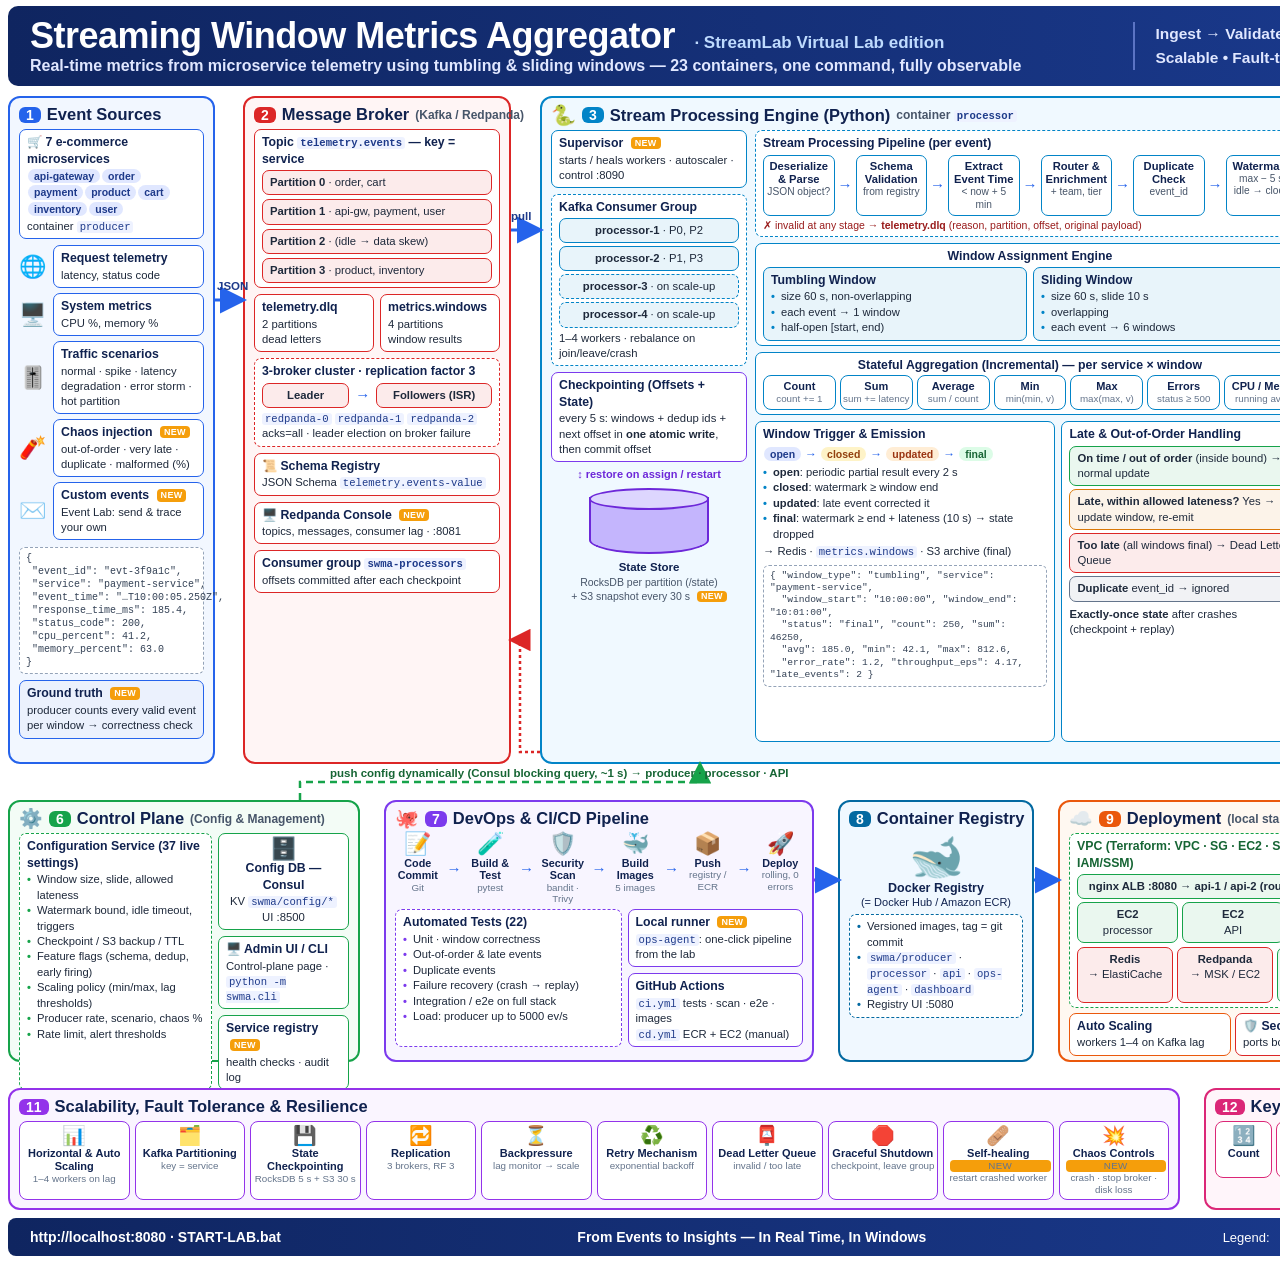
<file: docs/architecture.html>
<!doctype html>
<html lang="en">
<head>
<meta charset="utf-8">
<title>StreamLab Architecture</title>
<style>
  * { box-sizing: border-box; margin: 0; padding: 0; }
  body { width: 1800px; height: 1262px; background: #fff; font-family: "Segoe UI", Arial, sans-serif; color: #1e293b; position: relative; overflow: hidden; }
  .abs { position: absolute; }
  /* header / footer */
  .head { left: 8px; top: 6px; width: 1784px; height: 80px; border-radius: 10px; background: linear-gradient(90deg, #0f2560, #1d3f99); color: #fff; padding: 8px 22px; display: flex; align-items: center; }
  .head h1 { font-size: 36px; font-weight: 800; letter-spacing: -.5px; line-height: 1.05; }
  .head h1 small { font-size: 17px; font-weight: 600; color: #bfdbfe; margin-left: 10px; letter-spacing: 0; }
  .head p { font-size: 16px; font-weight: 600; color: #e0e7ff; margin-top: 3px; }
  .head .r { margin-left: auto; border-left: 2px solid #5b74c4; padding-left: 20px; font-size: 15.5px; line-height: 1.55; color: #e0e7ff; font-weight: 600; }
  .foot { left: 8px; top: 1218px; width: 1784px; height: 38px; border-radius: 8px; background: linear-gradient(90deg, #0f2560, #1d3f99); color: #fff; display: flex; align-items: center; padding: 0 22px; font-size: 14px; font-weight: 600; }
  .foot .mid { margin: 0 auto; }
  .foot .lg { display: flex; gap: 16px; align-items: center; font-weight: 500; font-size: 13px; }
  .foot .lg i { display: inline-block; width: 34px; height: 0; border-top: 3px solid; vertical-align: middle; margin-right: 5px; }

  /* sections */
  .sec { position: absolute; border: 2px solid var(--c); border-radius: 12px; background: var(--bg); padding: 7px 9px; }
  .st { font-size: 16.5px; font-weight: 800; color: #10224f; margin-bottom: 5px; display: flex; align-items: center; gap: 6px; white-space: nowrap; }
  .st .n { background: var(--c); color: #fff; border-radius: 6px; padding: 0 7px; font-size: 14px; }
  .st small { font-weight: 600; font-size: 12px; color: #475569; }
  .box { background: #fff; border: 1.5px solid var(--c); border-radius: 7px; padding: 4px 7px; font-size: 11.3px; line-height: 1.35; }
  .box b.h { display: block; font-size: 12.3px; color: #10224f; margin-bottom: 1px; }
  .dash { border-style: dashed; }
  .tint { background: color-mix(in srgb, var(--c) 9%, #fff); }
  ul { list-style: none; }
  ul li { font-size: 11.2px; line-height: 1.38; padding-left: 10px; position: relative; }
  ul li::before { content: "•"; position: absolute; left: 0; color: var(--c); font-weight: 900; }
  code { font-family: Consolas, monospace; font-size: 10.6px; background: #eef2ff; border-radius: 3px; padding: 0 3px; color: #1e3a8a; }
  .row { display: flex; gap: 6px; align-items: stretch; }
  .col { display: flex; flex-direction: column; gap: 6px; }
  .ar { color: #2563eb; font-weight: 900; font-size: 15px; align-self: center; }
  .ic { font-size: 22px; line-height: 1; }
  .src { display: flex; gap: 7px; align-items: center; }
  .pill { display: inline-block; border-radius: 99px; padding: 0 6px; font-size: 10.5px; font-weight: 700; background: #e0e7ff; color: #1e3a8a; margin: 1px 1px; }
  .pill.g { background: #dcfce7; color: #166534; } .pill.o { background: #ffedd5; color: #9a3412; }
  .pill.r { background: #fee2e2; color: #991b1b; } .pill.p { background: #ede9fe; color: #5b21b6; }
  .pill.y { background: #fef3c7; color: #92400e; }
  .new { display: inline-block; font-size: 9px; font-weight: 800; background: #f59e0b; color: #fff; border-radius: 4px; padding: 0 4px; margin-left: 4px; vertical-align: 1px; letter-spacing: .3px; }
  .pbox { flex: 1; text-align: center; background: #fff; border: 1.5px solid var(--c); border-radius: 7px; padding: 4px 3px; font-size: 11.2px; font-weight: 700; color: #10224f; line-height: 1.2; }
  .pbox span { display: block; font-weight: 500; font-size: 10.2px; color: #475569; }
  .cyl { width: 120px; height: 66px; margin: 2px auto 0; position: relative; }
  .cyl::before { content: ""; position: absolute; inset: 9px 0 0 0; background: #c4b5fd; border: 2px solid #6d28d9; border-top: 0; border-radius: 0 0 60px 60px / 0 0 14px 14px; }
  .cyl::after { content: ""; position: absolute; left: 0; right: 0; top: 0; height: 18px; background: #ddd6fe; border: 2px solid #6d28d9; border-radius: 50%; }
  .json { font-family: Consolas, monospace; font-size: 10px; line-height: 1.3; background: #fff; border: 1px dashed #94a3b8; border-radius: 6px; padding: 4px 6px; white-space: pre; color: #334155; }
  .tile { flex: 1; background: #fff; border: 1.5px solid var(--c); border-radius: 8px; text-align: center; padding: 4px 2px; font-size: 11px; font-weight: 700; color: #10224f; line-height: 1.2; }
  .tile .ic { display: block; font-size: 19px; margin-bottom: 2px; }
  .tile span { display: block; font-size: 9.8px; font-weight: 500; color: #64748b; }
  .stage { display: flex; flex-direction: column; align-items: center; text-align: center; font-size: 10.8px; font-weight: 700; color: #10224f; line-height: 1.15; width: 74px; }
  .stage .ic { font-size: 22px; margin-bottom: 2px; }
  .stage span { font-weight: 500; font-size: 9.8px; color: #64748b; }
  svg.flows { position: absolute; left: 0; top: 0; pointer-events: none; }
  .lbl { font-size: 11.5px; font-weight: 700; fill: #1e3a8a; font-family: "Segoe UI", Arial, sans-serif; }
</style>
</head>
<body>

<!-- ============================== HEADER -->
<div class="abs head">
  <div>
    <h1>Streaming Window Metrics Aggregator <small>· StreamLab Virtual Lab edition</small></h1>
    <p>Real-time metrics from microservice telemetry using tumbling &amp; sliding windows — 23 containers, one command, fully observable</p>
  </div>
  <div class="r">Ingest → Validate → Window → Aggregate → Store → Serve → Visualize → Learn<br>
    Scalable • Fault-tolerant • Exactly-once state • Cloud-ready • Observable • Hands-on</div>
</div>

<!-- ============================== 1. EVENT SOURCES -->
<div class="sec" style="--c:#2563eb;--bg:#f2f7ff;left:8px;top:96px;width:207px;height:668px">
  <div class="st"><span class="n">1</span>Event Sources</div>
  <div class="box" style="margin-bottom:6px"><b class="h">🛒 7 e-commerce microservices</b>
    <span class="pill">api-gateway</span><span class="pill">order</span><span class="pill">payment</span><span class="pill">product</span><span class="pill">cart</span><span class="pill">inventory</span><span class="pill">user</span>
    <div style="margin-top:2px">container <code>producer</code></div></div>
  <div class="col" style="gap:5px">
    <div class="src"><span class="ic">🌐</span><div class="box" style="flex:1"><b class="h">Request telemetry</b>latency, status code</div></div>
    <div class="src"><span class="ic">🖥️</span><div class="box" style="flex:1"><b class="h">System metrics</b>CPU %, memory %</div></div>
    <div class="src"><span class="ic">🎚️</span><div class="box" style="flex:1"><b class="h">Traffic scenarios</b>normal · spike · latency degradation · error storm · hot partition</div></div>
    <div class="src"><span class="ic">🧨</span><div class="box" style="flex:1"><b class="h">Chaos injection <span class="new">NEW</span></b>out-of-order · very late · duplicate · malformed (%)</div></div>
    <div class="src"><span class="ic">✉️</span><div class="box" style="flex:1"><b class="h">Custom events <span class="new">NEW</span></b>Event Lab: send &amp; trace your own</div></div>
  </div>
  <div class="json" style="margin-top:7px">{
 "event_id": "evt-3f9a1c",
 "service": "payment-service",
 "event_time": "…T10:00:05.250Z",
 "response_time_ms": 185.4,
 "status_code": 200,
 "cpu_percent": 41.2,
 "memory_percent": 63.0
}</div>
  <div class="box tint" style="margin-top:6px"><b class="h">Ground truth <span class="new">NEW</span></b>producer counts every valid event per window → correctness check</div>
</div>

<!-- ============================== 2. MESSAGE BROKER -->
<div class="sec" style="--c:#dc2626;--bg:#fff5f5;left:243px;top:96px;width:268px;height:668px">
  <div class="st"><span class="n">2</span>Message Broker <small>(Kafka / Redpanda)</small></div>
  <div class="box"><b class="h">Topic <code>telemetry.events</code> — key = service</b>
    <div class="col" style="gap:4px;margin-top:3px">
      <div class="box tint" style="font-weight:700">Partition 0 <span style="font-weight:400">· order, cart</span></div>
      <div class="box tint" style="font-weight:700">Partition 1 <span style="font-weight:400">· api-gw, payment, user</span></div>
      <div class="box tint" style="font-weight:700">Partition 2 <span style="font-weight:400">· (idle → data skew)</span></div>
      <div class="box tint" style="font-weight:700">Partition 3 <span style="font-weight:400">· product, inventory</span></div>
    </div></div>
  <div class="row" style="margin-top:6px">
    <div class="box" style="flex:1"><b class="h">telemetry.dlq</b>2 partitions<br>dead letters</div>
    <div class="box" style="flex:1"><b class="h">metrics.windows</b>4 partitions<br>window results</div>
  </div>
  <div class="box dash" style="margin-top:6px"><b class="h">3-broker cluster · replication factor 3</b>
    <div class="row" style="margin-top:3px;align-items:center">
      <div class="box tint" style="flex:1;text-align:center;font-weight:700">Leader</div><span class="ar">→</span>
      <div class="box tint" style="flex:1.4;text-align:center;font-weight:700">Followers (ISR)</div></div>
    <div style="margin-top:3px"><code>redpanda-0</code> <code>redpanda-1</code> <code>redpanda-2</code><br>acks=all · leader election on broker failure</div></div>
  <div class="box" style="margin-top:6px"><b class="h">📜 Schema Registry</b>JSON Schema <code>telemetry.events-value</code></div>
  <div class="box" style="margin-top:6px"><b class="h">🖥️ Redpanda Console <span class="new">NEW</span></b>topics, messages, consumer lag · :8081</div>
  <div class="box" style="margin-top:6px"><b class="h">Consumer group <code>swma-processors</code></b>offsets committed after each checkpoint</div>
</div>

<!-- ============================== 3. STREAM PROCESSING ENGINE -->
<div class="sec" style="--c:#0284c7;--bg:#f0f9ff;left:540px;top:96px;width:776px;height:668px">
  <div class="st"><span class="ic" style="font-size:20px">🐍</span><span class="n">3</span>Stream Processing Engine (Python) <small>container <code>processor</code></small></div>
  <div class="row" style="gap:8px;height:612px">
    <!-- left column -->
    <div class="col" style="width:196px">
      <div class="box"><b class="h">Supervisor <span class="new">NEW</span></b>starts / heals workers · autoscaler · control :8090</div>
      <div class="box dash" style="--c:#0284c7"><b class="h">Kafka Consumer Group</b>
        <div class="col" style="gap:3px;margin-top:2px">
          <div class="box tint" style="text-align:center"><b>processor-1</b> · P0, P2</div>
          <div class="box tint" style="text-align:center"><b>processor-2</b> · P1, P3</div>
          <div class="box tint dash" style="text-align:center"><b>processor-3</b> · on scale-up</div>
          <div class="box tint dash" style="text-align:center"><b>processor-4</b> · on scale-up</div>
        </div>
        <div style="margin-top:3px">1–4 workers · rebalance on join/leave/crash</div></div>
      <div class="box" style="--c:#7c3aed"><b class="h">Checkpointing (Offsets + State)</b>every 5 s: windows + dedup ids + next offset in <b>one atomic write</b>, then commit offset</div>
      <div style="text-align:center;font-size:11px;font-weight:700;color:#6d28d9">↕ restore on assign / restart</div>
      <div class="cyl"></div>
      <div style="text-align:center;font-size:11.5px;font-weight:700;color:#10224f;line-height:1.25">State Store<br><span style="font-weight:500;font-size:10.5px;color:#475569">RocksDB per partition (/state)<br>+ S3 snapshot every 30 s <span class="new">NEW</span></span></div>
    </div>
    <!-- right column -->
    <div class="col" style="flex:1">
      <div class="box dash"><b class="h">Stream Processing Pipeline (per event)</b>
        <div class="row" style="margin-top:3px;gap:3px">
          <div class="pbox">Deserialize<br>&amp; Parse<span>JSON object?</span></div><span class="ar">→</span>
          <div class="pbox">Schema<br>Validation<span>from registry</span></div><span class="ar">→</span>
          <div class="pbox">Extract<br>Event Time<span>&lt; now + 5 min</span></div><span class="ar">→</span>
          <div class="pbox">Router &amp;<br>Enrichment<span>+ team, tier</span></div><span class="ar">→</span>
          <div class="pbox">Duplicate<br>Check <span>event_id</span></div><span class="ar">→</span>
          <div class="pbox">Watermark<span>max − 5 s<br>idle → clock</span></div>
        </div>
        <div style="font-size:10.5px;color:#991b1b;margin-top:2px">✗ invalid at any stage → <b>telemetry.dlq</b> (reason, partition, offset, original payload)</div></div>
      <div class="box"><b class="h" style="text-align:center">Window Assignment Engine</b>
        <div class="row" style="margin-top:2px">
          <div class="box tint" style="flex:1"><b class="h">Tumbling Window</b><ul><li>size 60 s, non-overlapping</li><li>each event → 1 window</li><li>half-open [start, end)</li></ul></div>
          <div class="box tint" style="flex:1"><b class="h">Sliding Window</b><ul><li>size 60 s, slide 10 s</li><li>overlapping</li><li>each event → 6 windows</li></ul></div>
        </div></div>
      <div class="box"><b class="h" style="text-align:center">Stateful Aggregation (Incremental) — per service × window</b>
        <div class="row" style="margin-top:2px;gap:4px">
          <div class="tile">Count<span>count += 1</span></div><div class="tile">Sum<span>sum += latency</span></div>
          <div class="tile">Average<span>sum / count</span></div><div class="tile">Min<span>min(min, v)</span></div>
          <div class="tile">Max<span>max(max, v)</span></div><div class="tile">Errors<span>status ≥ 500</span></div>
          <div class="tile">CPU / Mem<span>running avg</span></div>
        </div></div>
      <div class="row" style="flex:1">
        <div class="box" style="flex:1.25;min-width:0"><b class="h">Window Trigger &amp; Emission</b>
          <div class="row" style="gap:3px;margin:3px 0;align-items:center">
            <span class="pill">open</span><span class="ar" style="font-size:12px">→</span><span class="pill y">closed</span><span class="ar" style="font-size:12px">→</span><span class="pill o">updated</span><span class="ar" style="font-size:12px">→</span><span class="pill g">final</span></div>
          <ul><li><b>open</b>: periodic partial result every 2 s</li><li><b>closed</b>: watermark ≥ window end</li><li><b>updated</b>: late event corrected it</li><li><b>final</b>: watermark ≥ end + lateness (10 s) → state dropped</li></ul>
          <div style="margin-top:2px">→ Redis · <code>metrics.windows</code> · S3 archive (final)</div>
          <div class="json" style="margin-top:5px;white-space:pre-wrap;font-size:9.6px">{ "window_type": "tumbling", "service": "payment-service",
  "window_start": "10:00:00", "window_end": "10:01:00",
  "status": "final", "count": 250, "sum": 46250,
  "avg": 185.0, "min": 42.1, "max": 812.6,
  "error_rate": 1.2, "throughput_eps": 4.17, "late_events": 2 }</div></div>
        <div class="box" style="flex:1;min-width:0"><b class="h">Late &amp; Out-of-Order Handling</b>
          <div class="col" style="gap:3px;margin-top:3px">
            <div class="box tint" style="--c:#16a34a"><b>On time / out of order</b> (inside bound) → normal update</div>
            <div class="box tint" style="--c:#d97706"><b>Late, within allowed lateness?</b> Yes → update window, re-emit</div>
            <div class="box tint" style="--c:#dc2626"><b>Too late</b> (all windows final) → Dead Letter Queue</div>
            <div class="box tint" style="--c:#64748b"><b>Duplicate</b> event_id → ignored</div>
          </div>
          <div style="margin-top:5px"><b>Exactly-once state</b> after crashes (checkpoint + replay)</div></div>
      </div>
    </div>
  </div>
</div>

<!-- ============================== 4. STORAGE & SERVING -->
<div class="sec" style="--c:#ea580c;--bg:#fff8f1;left:1344px;top:96px;width:448px;height:392px">
  <div class="st"><span class="n">4</span>Metrics Storage &amp; Serving</div>
  <div class="row">
    <span class="ic" style="font-size:30px">🟥</span>
    <div class="box" style="flex:1"><b class="h">Redis (In-Memory Store)</b>
      <ul><li><code>metrics:tumbling:{window_id}</code> / <code>metrics:sliding:{window_id}</code> → field per service</li>
        <li><code>metrics:latest|last_closed:{type}:{service}</code></li>
        <li><code>metrics:history:{type}:{service}</code> (sorted set)</li>
        <li>TTL 1 h · pub/sub <code>swma:updates</code> · retries w/ backoff</li></ul></div>
  </div>
  <div class="box" style="margin-top:5px"><b class="h">🔎 RedisInsight <span class="new">NEW</span></b>browse keys live · :5540</div>
  <div class="row" style="margin-top:5px">
    <span class="ic" style="font-size:30px">⚡</span>
    <div class="box" style="flex:1"><b class="h">FastAPI (Backend API) × 2 replicas — <code>api-1</code>, <code>api-2</code></b>
      <ul><li>REST <code>/api/v1/metrics/{service}</code>, <code>/history</code>, <code>/windows</code></li>
        <li>WebSocket <code>/ws/live</code> (results, alerts) · <code>/ws/stream</code> (Kafka tail)</li>
        <li>Reads from Redis only — never raw Kafka</li>
        <li>API key (read) · JWT (admin) · token-bucket rate limit → 429</li>
        <li>Swagger docs · <code>X-Served-By</code> header · lab &amp; explorer APIs</li></ul></div>
  </div>
</div>

<!-- ============================== 5. DASHBOARD / VIRTUAL LAB -->
<div class="sec" style="--c:#1d4ed8;--bg:#f2f6ff;left:1344px;top:514px;width:448px;height:250px">
  <div class="st"><span class="n">5</span>Dashboard &amp; Virtual Lab Portal <small>:8080</small></div>
  <div class="row">
    <span class="ic" style="font-size:30px">📊</span>
    <div class="box" style="flex:1"><ul>
      <li><b>Live dashboard</b>: tumbling &amp; sliding views, charts, history, alert banner</li>
      <li><b>Theory</b>: 11 lessons + in-browser simulations <span class="new">NEW</span></li>
      <li><b>14 guided experiments</b>, auto-checked steps, quizzes <span class="new">NEW</span></li>
      <li><b>Event tracer</b> + live view of every service <span class="new">NEW</span></li>
      <li>"What just happened" timeline via WebSocket</li></ul></div>
  </div>
  <div class="box dash" style="margin-top:6px;text-align:center"><b class="h">Users / Stakeholders</b>
    <div class="row" style="justify-content:space-around;font-size:11px;font-weight:600">
      <span>🎓 Students</span><span>🧑‍🏫 Evaluators</span><span>💻 Developers</span><span>🛠️ Operations</span><span>📈 Analysts</span></div></div>
  <div style="margin-top:5px;line-height:1.45"><b style="font-size:11px">14 pages:</b> <span class="pill">Home</span><span class="pill">Architecture</span><span class="pill">Theory</span><span class="pill">Experiments</span><span class="pill">Tracer</span><span class="pill">Kafka</span><span class="pill">Processor</span><span class="pill">Redis/API</span><span class="pill">Control</span><span class="pill">Observability</span><span class="pill">CI/CD</span><span class="pill">AWS</span><span class="pill">Resilience</span><span class="pill">Quiz</span></div>
</div>

<!-- ============================== 6. CONTROL PLANE -->
<div class="sec" style="--c:#16a34a;--bg:#f3fcf6;left:8px;top:800px;width:352px;height:262px">
  <div class="st"><span class="ic" style="font-size:19px">⚙️</span><span class="n">6</span>Control Plane <small>(Config &amp; Management)</small></div>
  <div class="row">
    <div class="box dash" style="flex:1.35"><b class="h">Configuration Service (37 live settings)</b>
      <ul><li>Window size, slide, allowed lateness</li><li>Watermark bound, idle timeout, triggers</li><li>Checkpoint / S3 backup / TTL</li><li>Feature flags (schema, dedup, early firing)</li><li>Scaling policy (min/max, lag thresholds)</li><li>Producer rate, scenario, chaos %</li><li>Rate limit, alert thresholds</li></ul></div>
    <div class="col" style="flex:1">
      <div class="box" style="text-align:center"><span class="ic">🗄️</span><b class="h">Config DB — Consul</b>KV <code>swma/config/*</code><br>UI :8500</div>
      <div class="box"><b class="h">🖥️ Admin UI / CLI</b>Control-plane page · <code>python -m swma.cli</code></div>
      <div class="box"><b class="h">Service registry <span class="new">NEW</span></b>health checks · audit log</div>
    </div>
  </div>
</div>

<!-- ============================== 7. DEVOPS -->
<div class="sec" style="--c:#7c3aed;--bg:#f8f5ff;left:384px;top:800px;width:430px;height:262px">
  <div class="st"><span class="ic" style="font-size:19px">🐙</span><span class="n">7</span>DevOps &amp; CI/CD Pipeline</div>
  <div class="row" style="justify-content:space-between;align-items:flex-start">
    <div class="stage"><span class="ic">📝</span>Code Commit<span>Git</span></div><span class="ar">→</span>
    <div class="stage"><span class="ic">🧪</span>Build &amp; Test<span>pytest</span></div><span class="ar">→</span>
    <div class="stage"><span class="ic">🛡️</span>Security Scan<span>bandit · Trivy</span></div><span class="ar">→</span>
    <div class="stage"><span class="ic">🐳</span>Build Images<span>5 images</span></div><span class="ar">→</span>
    <div class="stage"><span class="ic">📦</span>Push<span>registry / ECR</span></div><span class="ar">→</span>
    <div class="stage"><span class="ic">🚀</span>Deploy<span>rolling, 0 errors</span></div>
  </div>
  <div class="row" style="margin-top:5px">
    <div class="box dash" style="flex:1.2"><b class="h">Automated Tests (22)</b>
      <ul><li>Unit · window correctness</li><li>Out-of-order &amp; late events</li><li>Duplicate events</li><li>Failure recovery (crash → replay)</li><li>Integration / e2e on full stack</li><li>Load: producer up to 5000 ev/s</li></ul></div>
    <div class="col" style="flex:1">
      <div class="box"><b class="h">Local runner <span class="new">NEW</span></b><code>ops-agent</code>: one-click pipeline from the lab</div>
      <div class="box"><b class="h">GitHub Actions</b><code>ci.yml</code> tests · scan · e2e · images<br><code>cd.yml</code> ECR + EC2 (manual)</div>
    </div>
  </div>
</div>

<!-- ============================== 8. REGISTRY -->
<div class="sec" style="--c:#0369a1;--bg:#f0f8ff;left:838px;top:800px;width:196px;height:262px">
  <div class="st"><span class="n">8</span>Container Registry</div>
  <div style="text-align:center;font-size:44px;line-height:1.1">🐋</div>
  <div style="text-align:center;font-weight:700;font-size:12.5px;color:#10224f">Docker Registry<br><span style="font-weight:500;font-size:11px">(= Docker Hub / Amazon ECR)</span></div>
  <div class="box dash" style="margin-top:5px"><ul><li>Versioned images, tag = git commit</li><li><code>swma/producer</code> · <code>processor</code> · <code>api</code> · <code>ops-agent</code> · <code>dashboard</code></li><li>Registry UI :5080</li></ul></div>
</div>

<!-- ============================== 9. DEPLOYMENT -->
<div class="sec" style="--c:#ea580c;--bg:#fff8f1;left:1058px;top:800px;width:350px;height:262px">
  <div class="st"><span class="ic" style="font-size:19px">☁️</span><span class="n">9</span>Deployment <small>(local stand-ins → AWS)</small></div>
  <div class="box dash" style="--c:#16a34a"><b class="h" style="color:#166534">VPC (Terraform: VPC · SG · EC2 · S3 · ECR · IAM/SSM)</b>
    <div class="box tint" style="text-align:center;font-weight:700;margin:3px 0">nginx ALB :8080 → api-1 / api-2 (round robin, failover)</div>
    <div class="row" style="gap:4px">
      <div class="box tint" style="flex:1;text-align:center"><b>EC2</b><br>processor</div>
      <div class="box tint" style="flex:1;text-align:center"><b>EC2</b><br>API</div>
      <div class="box tint" style="flex:1;text-align:center"><b>EC2</b><br>dashboard</div>
    </div>
    <div class="row" style="gap:4px;margin-top:4px">
      <div class="box tint" style="flex:1;text-align:center;--c:#dc2626"><b>Redis</b><br>→ ElastiCache</div>
      <div class="box tint" style="flex:1;text-align:center;--c:#dc2626"><b>Redpanda</b><br>→ MSK / EC2</div>
      <div class="box tint" style="flex:1.2;text-align:center;--c:#16a34a"><b>RustFS = S3</b><br>backups · archive · logs</div>
    </div></div>
  <div class="row" style="margin-top:5px;gap:4px">
    <div class="box" style="flex:1"><b class="h">Auto Scaling</b>workers 1–4 on Kafka lag</div>
    <div class="box" style="flex:1;--c:#dc2626"><b class="h">🛡️ Security Group</b>ports bound to 127.0.0.1</div>
  </div>
</div>

<!-- ============================== 10. OBSERVABILITY -->
<div class="sec" style="--c:#15803d;--bg:#f3fcf6;left:1432px;top:800px;width:360px;height:262px">
  <div class="st"><span class="ic" style="font-size:19px">🔭</span><span class="n">10</span>Observability &amp; Monitoring</div>
  <div class="row">
    <div class="col" style="flex:1">
      <div class="row" style="align-items:center;justify-content:center;gap:4px;font-size:11px;font-weight:700;text-align:center">
        <div><span class="ic">🔥</span><br>Prometheus<br><span style="font-weight:500">11 jobs · 5 s</span></div><span class="ar">→</span>
        <div><span class="ic">📈</span><br>Grafana<br><span style="font-weight:500">4 dashboards</span></div></div>
      <div class="box"><b class="h">📜 Logs — Loki (stored in S3)</b><ul><li>Application logs</li><li>Error logs</li><li>Audit logs (who changed what)</li></ul></div>
    </div>
    <div class="col" style="flex:1">
      <div class="box dash"><b class="h">Metrics</b><ul><li>Consumer lag</li><li>Throughput, p95 latency</li><li>Window results, watermark delay</li><li>Container CPU / memory</li><li>Redis, API, brokers</li></ul></div>
      <div class="box dash" style="--c:#dc2626"><b class="h">🚨 Alertmanager</b><ul><li>High lag · worker down</li><li>Latency / error rate (thresholds from Consul)</li><li>Broker down · DLQ spike</li></ul>→ webhook → API → browser</div>
    </div>
  </div>
</div>

<!-- ============================== 11. RESILIENCE -->
<div class="sec" style="--c:#9333ea;--bg:#faf5ff;left:8px;top:1088px;width:1172px;height:122px">
  <div class="st"><span class="n">11</span>Scalability, Fault Tolerance &amp; Resilience</div>
  <div class="row" style="gap:5px">
    <div class="tile"><span class="ic">📊</span>Horizontal &amp; Auto Scaling<span>1–4 workers on lag</span></div>
    <div class="tile"><span class="ic">🗂️</span>Kafka Partitioning<span>key = service</span></div>
    <div class="tile"><span class="ic">💾</span>State Checkpointing<span>RocksDB 5 s + S3 30 s</span></div>
    <div class="tile"><span class="ic">🔁</span>Replication<span>3 brokers, RF 3</span></div>
    <div class="tile"><span class="ic">⏳</span>Backpressure<span>lag monitor → scale</span></div>
    <div class="tile"><span class="ic">♻️</span>Retry Mechanism<span>exponential backoff</span></div>
    <div class="tile"><span class="ic">📮</span>Dead Letter Queue<span>invalid / too late</span></div>
    <div class="tile"><span class="ic">🛑</span>Graceful Shutdown<span>checkpoint, leave group</span></div>
    <div class="tile"><span class="ic">🩹</span>Self-healing <span class="new">NEW</span><span>restart crashed worker</span></div>
    <div class="tile"><span class="ic">💥</span>Chaos Controls <span class="new">NEW</span><span>crash · stop broker · disk loss</span></div>
  </div>
</div>

<!-- ============================== 12. KEY METRICS -->
<div class="sec" style="--c:#db2777;--bg:#fff5fa;left:1204px;top:1088px;width:588px;height:122px">
  <div class="st"><span class="n">12</span>Key Metrics Generated <small>(per service, per window)</small></div>
  <div class="row" style="gap:4px">
    <div class="tile"><span class="ic">🔢</span>Count</div><div class="tile"><span class="ic">➕</span>Sum</div>
    <div class="tile"><span class="ic">⏱️</span>Average</div><div class="tile"><span class="ic">⬇️</span>Min</div>
    <div class="tile"><span class="ic">⬆️</span>Max</div><div class="tile"><span class="ic">❗</span>Error Rate</div>
    <div class="tile"><span class="ic">🚀</span>Throughput</div><div class="tile"><span class="ic">⌛</span>Processing Latency</div>
    <div class="tile"><span class="ic">🖥️</span>CPU / Mem</div>
  </div>
</div>

<!-- ============================== FOOTER -->
<div class="abs foot"><span>http://localhost:8080 · START-LAB.bat</span><span class="mid">From Events to Insights — In Real Time, In Windows</span>
  <span class="lg">Legend: <span><i style="border-color:#2563eb"></i>Data flow</span><span><i style="border-color:#16a34a;border-top-style:dashed"></i>Control flow</span><span><i style="border-color:#f59e0b;border-top-style:dashed"></i>Monitoring flow</span><span><i style="border-color:#dc2626;border-top-style:dotted"></i>Dead letters</span></span></div>

<!-- ============================== FLOW ARROWS -->
<svg class="flows" width="1800" height="1262" viewBox="0 0 1800 1262">
  <defs>
    <marker id="b" markerWidth="9" markerHeight="9" refX="7" refY="4.5" orient="auto"><path d="M0,0 L9,4.5 L0,9 z" fill="#2563eb"/></marker>
    <marker id="g" markerWidth="9" markerHeight="9" refX="7" refY="4.5" orient="auto"><path d="M0,0 L9,4.5 L0,9 z" fill="#16a34a"/></marker>
    <marker id="o" markerWidth="9" markerHeight="9" refX="7" refY="4.5" orient="auto"><path d="M0,0 L9,4.5 L0,9 z" fill="#f59e0b"/></marker>
    <marker id="r" markerWidth="9" markerHeight="9" refX="7" refY="4.5" orient="auto"><path d="M0,0 L9,4.5 L0,9 z" fill="#dc2626"/></marker>
  </defs>
  <!-- 1 → 2 produce -->
  <line x1="215" y1="300" x2="241" y2="300" stroke="#2563eb" stroke-width="3" marker-end="url(#b)"/>
  <text x="217" y="290" class="lbl" font-size="10">JSON</text>
  <!-- 2 → 3 pull -->
  <line x1="511" y1="230" x2="538" y2="230" stroke="#2563eb" stroke-width="3" marker-end="url(#b)"/>
  <text x="511" y="220" class="lbl" font-size="10">pull</text>
  <!-- 3 → 4 results -->
  <line x1="1316" y1="250" x2="1342" y2="250" stroke="#2563eb" stroke-width="3" marker-end="url(#b)"/>
  <!-- 3 → 2 dead letters & results -->
  <path d="M540,752 L520,752 L520,640 L513,640" fill="none" stroke="#dc2626" stroke-width="2.5" stroke-dasharray="3 3" marker-end="url(#r)"/>
  <!-- 4 → 5 -->
  <line x1="1568" y1="488" x2="1568" y2="512" stroke="#2563eb" stroke-width="3" marker-end="url(#b)"/>
  <text x="1576" y="505" class="lbl" font-size="10.5">REST + WebSocket</text>
  <!-- 6 → 3 push config -->
  <path d="M300,800 L300,782 L700,782 L700,766" fill="none" stroke="#16a34a" stroke-width="2.5" stroke-dasharray="7 5" marker-end="url(#g)"/>
  <text x="330" y="777" class="lbl" style="fill:#166534">push config dynamically (Consul blocking query, ~1 s) → producer · processor · API</text>
  <!-- 7 → 8 → 9 -->
  <line x1="814" y1="880" x2="836" y2="880" stroke="#7c3aed" stroke-width="3" marker-end="url(#b)"/>
  <line x1="1034" y1="880" x2="1056" y2="880" stroke="#2563eb" stroke-width="3" marker-end="url(#b)"/>
  <!-- monitoring: system → 10 -->
  <path d="M1300,764 L1300,788 L1700,788 L1700,798" fill="none" stroke="#f59e0b" stroke-width="2.5" stroke-dasharray="7 5" marker-end="url(#o)"/>
  <text x="1312" y="783" class="lbl" style="fill:#92400e">metrics · logs · alerts from every container</text>
</svg>
</body>
</html>
</file>
